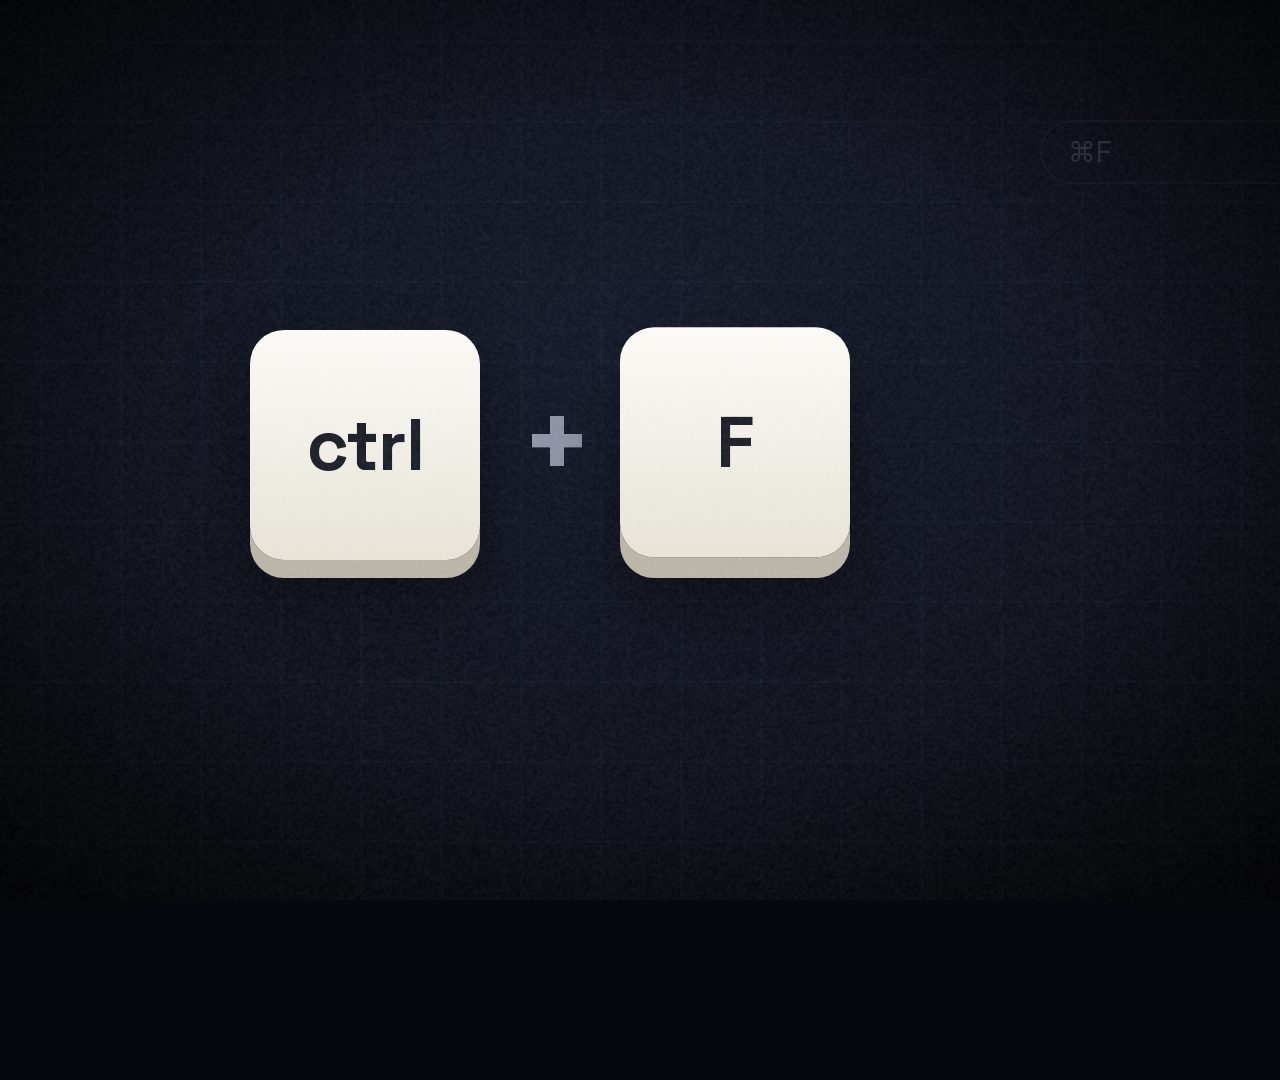
<file: media/ad/ad.html>
<!doctype html>
<html lang="en">
<head>
<meta charset="utf-8">
<title>ctrl-arm</title>
<link href="fonts/gf.css" rel="stylesheet">
<script src="gsap.min.js"></script>
<style>
:root{--bg:#07080d;--ink:#f3f5fb;--mut:#8d93a6;--mag:#ff2bd6;--cyan:#2ee6ff;--lime:#9dff57;--red:#ff3b4e;--amber:#ffb020;--key:#f2efe6;--keyink:#1b1d26}
*{box-sizing:border-box;margin:0;padding:0}
html,body{width:1920px;height:1080px;overflow:hidden;background:var(--bg)}
body{font-family:Inter,system-ui,sans-serif;color:var(--ink)}
#stage{position:absolute;inset:0;overflow:hidden;background:radial-gradient(1300px 900px at 50% 42%,#13182a 0%,#07080d 72%)}
#grid{position:absolute;inset:-200px;background-image:linear-gradient(rgba(46,230,255,.06) 1px,transparent 1px),linear-gradient(90deg,rgba(46,230,255,.06) 1px,transparent 1px);background-size:80px 80px}
.scene{position:absolute;inset:0;opacity:0}
.disp{font-family:'Space Grotesk',sans-serif;font-weight:700;letter-spacing:-.02em}
.mono{font-family:'JetBrains Mono',monospace}
canvas{position:absolute;inset:0}
#grain{opacity:.06;mix-blend-mode:screen;pointer-events:none}
#vign{position:absolute;inset:0;background:radial-gradient(ellipse at center,transparent 55%,rgba(0,0,0,.6) 100%);pointer-events:none}
#flash{position:absolute;inset:0;background:#fff;opacity:0;pointer-events:none}
.sub{position:absolute;left:0;right:0;bottom:54px;text-align:center;font-size:30px;color:#c9cede;opacity:0}
.sub i{font-style:normal;color:var(--mut);font-size:26px}
.head{position:absolute;left:0;right:0;text-align:center;font-size:80px}
/* keycaps */
.key{position:absolute;width:230px;height:230px;border-radius:34px;background:linear-gradient(180deg,#fbfaf6,#e6e2d6);box-shadow:0 18px 0 #b9b4a6,0 34px 60px rgba(0,0,0,.55);color:var(--keyink);display:flex;align-items:center;justify-content:center;font:700 72px 'Space Grotesk';letter-spacing:-.02em}
.key.small{font-size:60px}
.key.arm{background:linear-gradient(180deg,#ff6ae2,#d80fb2);color:#fff;box-shadow:0 18px 0 #8a0a72,0 34px 60px rgba(255,43,214,.35)}
.plus{position:absolute;font:700 120px 'Space Grotesk';color:var(--mut)}
#doc{position:absolute;left:1040px;top:200px;width:640px;height:520px;background:#f4f4f1;border-radius:14px;box-shadow:0 40px 120px rgba(0,0,0,.6);overflow:hidden;opacity:0}
#doc .ln{position:absolute;left:50px;height:12px;border-radius:6px;background:#d4d5da}
#hl{position:absolute;left:50px;top:258px;width:190px;height:20px;border-radius:4px;background:#ffd400;opacity:0}
#findbar{position:absolute;left:1040px;top:120px;width:640px;height:64px;border-radius:32px;background:#11141d;border:2px solid #2a3042;display:flex;align-items:center;padding:0 26px;gap:14px;font-size:28px;opacity:0}
#findq{font-family:'JetBrains Mono',monospace;color:#fff;min-width:6px}
#caret{width:3px;height:34px;background:var(--cyan)}
#findres{margin-left:auto;font-family:'JetBrains Mono',monospace;font-size:22px;color:var(--mut)}
#hookbg{position:absolute;inset:0;background:url(assets/table_mouse_ruler.jpg) center/cover;filter:brightness(.45);opacity:0}
/* logo */
#logo{position:absolute;left:0;right:0;top:330px;display:flex;justify-content:center;align-items:center;gap:40px}
#logo .key{position:relative}
#tag{position:absolute;left:0;right:0;top:700px;text-align:center;font-size:54px;font-weight:600}
#tagit{position:absolute;left:0;right:0;top:775px;text-align:center;font-size:32px;color:var(--mut)}
#chips{position:absolute;left:0;right:0;top:860px;display:flex;justify-content:center;gap:20px}
.chip{padding:10px 24px;border-radius:999px;border:2px solid rgba(255,255,255,.16);font-size:26px;font-family:'JetBrains Mono',monospace;background:rgba(255,255,255,.04)}
.ring{position:absolute;left:960px;top:440px;width:200px;height:200px;margin:-100px 0 0 -100px;border-radius:50%;border:6px solid var(--mag);opacity:0}
/* scan */
#scancam{position:absolute;left:100px;top:170px;width:1150px;height:645px;border-radius:18px;overflow:hidden;border:2px solid #232a3c;box-shadow:0 30px 120px rgba(0,0,0,.7);background:#000}
.pv{position:absolute;inset:0;background-size:cover;background-position:center;opacity:0}
.hud{position:absolute;font-family:'JetBrains Mono',monospace;font-size:22px;padding:6px 14px;background:rgba(6,7,11,.72);border-radius:8px}
#rec{width:14px;height:14px;border-radius:50%;background:var(--red);display:inline-block;margin-right:10px}
.lab{position:absolute;font:700 18px 'JetBrains Mono';color:#000;background:#3cc83c;padding:3px 7px;border-radius:3px;white-space:nowrap;opacity:0}
#map{position:absolute;left:1300px;top:170px;width:520px;height:645px;border-radius:18px;border:2px solid #232a3c;background:#0b0e18;overflow:hidden}
#map h4{position:absolute;left:20px;top:16px;font:700 22px 'JetBrains Mono';color:var(--cyan)}
#count{position:absolute;left:20px;bottom:16px;font:700 64px 'Space Grotesk';color:#fff;line-height:1}
#count i{display:block;font:500 22px 'JetBrains Mono';color:var(--mut);margin-top:6px}
#scanhead{position:absolute;left:100px;top:62px;font-size:64px}
#scanhead b{color:var(--cyan)}
/* find */
#cam{position:absolute;left:260px;top:120px;width:1400px;height:788px;border-radius:18px;overflow:hidden;box-shadow:0 30px 120px rgba(0,0,0,.7);border:2px solid #232a3c}
#camimg{position:absolute;inset:0;background:url(assets/table_mouse_ruler.jpg) center/cover}
#camclose{position:absolute;inset:0;background:url(assets/red_mouse_close.jpg) center/cover;opacity:0}
#beam{position:absolute;top:0;bottom:0;width:180px;left:-200px;background:linear-gradient(90deg,transparent,rgba(46,230,255,.35),rgba(46,230,255,.9),transparent)}
.bx{position:absolute;border:4px solid var(--mag);border-radius:6px;opacity:0}
.bx b{position:absolute;left:-4px;top:-38px;background:var(--mag);color:#fff;font:700 24px 'JetBrains Mono';padding:2px 10px;border-radius:4px}
.bubble{position:absolute;max-width:760px;background:#fff;color:#111;border-radius:26px 26px 26px 6px;padding:22px 30px;font-size:38px;font-weight:600;opacity:0;box-shadow:0 20px 60px rgba(0,0,0,.5)}
.bubble.bot{background:#0d1020;color:#fff;border:2px solid var(--cyan);border-radius:26px 26px 6px 26px}
.bubble i{display:block;font-style:normal;font-size:24px;color:#6b7080;margin-top:6px;font-weight:500}
.bubble.bot i{color:#8fb9c2}
.wave{display:flex;gap:5px;height:36px;align-items:center;margin-top:10px}
.wave i{display:block;width:7px;border-radius:4px;background:var(--mag);margin:0}
.bubble.bot .wave i{background:var(--cyan)}
#grok{position:absolute;right:90px;top:70px;padding:16px 26px;border-radius:18px;background:#0d1020;border:2px solid var(--cyan);font:700 28px 'JetBrains Mono';color:var(--cyan);opacity:0}
#reticle{position:absolute;width:260px;height:260px;opacity:0}
#reticle i{position:absolute;width:56px;height:56px;border:6px solid var(--lime)}
#yes{position:absolute;left:960px;top:560px;transform:translate(-50%,-50%);font:700 150px 'Space Grotesk';color:var(--lime);opacity:0;text-shadow:0 0 60px rgba(157,255,87,.6)}
/* arm scene */
#armsvg{position:absolute;left:120px;top:110px;width:900px;height:860px}
#gate{position:absolute;left:1060px;top:230px;width:740px}
#gate h2{font-size:56px;margin-bottom:22px}
.ck{display:flex;align-items:center;gap:18px;font-size:32px;padding:13px 0;border-bottom:1px solid rgba(255,255,255,.08);opacity:0}
.ck i{width:42px;height:42px;border-radius:10px;background:rgba(157,255,87,.15);color:var(--lime);display:flex;align-items:center;justify-content:center;font-style:normal;font-weight:800}
#stage4lbl{position:absolute;left:150px;top:80px;font:700 28px 'JetBrains Mono';color:var(--cyan)}
#stopw{position:absolute;left:300px;top:420px;font-size:160px;color:var(--red);opacity:0;text-shadow:0 0 60px rgba(255,59,78,.8)}
/* changes */
.pane{position:absolute;top:210px;width:860px;height:645px;border-radius:16px;overflow:hidden;border:2px solid #232a3c}
.pane .img{position:absolute;inset:0;background-size:cover;background-position:center}
.ptag{position:absolute;left:16px;top:14px;font:700 24px 'JetBrains Mono';padding:6px 14px;border-radius:8px;background:rgba(6,7,11,.75)}
#wipe{position:absolute;top:0;bottom:0;width:6px;background:var(--cyan);box-shadow:0 0 40px var(--cyan);left:0}
#addbox{position:absolute;border:6px solid var(--red);border-radius:10px;opacity:0;box-shadow:0 0 40px rgba(255,59,78,.7)}
#addlbl{position:absolute;background:var(--red);color:#fff;font:800 24px Inter;padding:7px 14px;border-radius:8px;opacity:0;white-space:nowrap}
#stamp{position:absolute;left:960px;top:540px;font-size:150px;color:var(--red);border:12px solid var(--red);border-radius:24px;padding:0 40px;opacity:0;background:rgba(6,7,11,.55);white-space:nowrap}
.badge{position:absolute;font-size:30px;padding:13px 22px;border-radius:14px;background:rgba(255,255,255,.06);border:2px solid rgba(255,255,255,.14);opacity:0}
.title{position:absolute;left:0;right:0;top:64px;text-align:center;font-size:70px}
/* 3d */
.dim{position:absolute;font:700 40px 'JetBrains Mono';color:var(--cyan);opacity:0}
#nextbadge{position:absolute;left:1330px;top:640px;padding:8px 18px;border-radius:999px;border:2px solid var(--amber);color:var(--amber);font:700 22px 'JetBrains Mono';opacity:0}
/* ceiling */
#phone{position:absolute;right:120px;bottom:120px;width:420px;height:230px;border-radius:28px;background:#f6f6f3;color:#111;box-shadow:0 30px 90px rgba(0,0,0,.6);padding:24px 26px;opacity:0;transform:translateY(60px)}
#phone .app{font:700 22px 'JetBrains Mono';color:#b4009e}
#phone .t{font:700 34px 'Space Grotesk';margin-top:6px;padding-right:130px}
#phone .d{font-size:24px;color:#555;margin-top:4px;padding-right:130px}
#phone .thumb{position:absolute;right:22px;top:24px;width:110px;height:110px;border-radius:18px;background:#0d1020;overflow:hidden}
#ceilhead{position:absolute;left:100px;top:70px;width:900px;font-size:72px;opacity:0}
#ceilhead b{color:var(--mag)}
#ceilsub{position:absolute;left:100px;top:300px;width:760px;font-size:36px;color:#c9cede;opacity:0;line-height:1.3}
#scaleline{position:absolute;left:0;right:0;top:470px;text-align:center;font-size:88px;opacity:0}
/* market */
.stat{position:absolute;top:300px;width:540px;text-align:center;opacity:0}
.stat .big{font:700 104px 'Space Grotesk';background:linear-gradient(90deg,var(--mag),var(--cyan));-webkit-background-clip:text;background-clip:text;color:transparent}
.stat .lbl{font-size:30px;color:#c9cede;margin-top:10px}
#src{position:absolute;left:0;right:0;bottom:36px;text-align:center;font-size:20px;color:var(--mut)}
#brain{position:absolute;left:0;right:0;top:860px;text-align:center;font-size:40px;opacity:0}
/* close */
.pill{position:absolute;font:700 44px 'Space Grotesk';padding:16px 38px;border-radius:999px;border:3px solid var(--mag);opacity:0;white-space:nowrap}
#live{position:absolute;left:0;right:0;top:860px;text-align:center;font:700 54px 'JetBrains Mono';opacity:0}
#livedot{display:inline-block;width:30px;height:30px;border-radius:50%;background:var(--red);margin-right:18px;vertical-align:middle}
#foot{position:absolute;left:0;right:0;top:770px;text-align:center;font-size:32px;color:#c9cede;opacity:0}
</style>
</head>
<body>
<div id="stage">
  <div id="grid"></div>
  <canvas id="fx" width="1920" height="1080"></canvas>

  <!-- S1 HOOK: keycaps -->
  <div class="scene" id="s1">
    <div id="hookbg"></div>
    <div class="key" id="kctrl" style="left:250px;top:330px">ctrl</div>
    <div class="plus" id="kplus" style="left:520px;top:365px">+</div>
    <div class="key" id="kf" style="left:620px;top:330px">F</div>
    <div class="key arm" id="karm" style="left:620px;top:330px;opacity:0">arm</div>
    <div id="findbar"><span style="color:var(--mut)">⌘F</span><span id="findq"></span><span id="caret"></span><span id="findres"></span></div>
    <div id="doc"></div>
    <div class="head disp" id="h1a" style="top:880px;opacity:0">Every document has a <span style="color:var(--cyan)">find</span> key.</div>
    <div class="head disp" id="h1b" style="top:880px;opacity:0">Your desk <span style="color:var(--mag)">doesn't.</span></div>
  </div>

  <!-- S2 LOGO -->
  <div class="scene" id="s2">
    <div class="ring" id="r1"></div><div class="ring" id="r2"></div><div class="ring" id="r3"></div>
    <div id="logo"><div class="key" id="lk1" style="width:300px;height:300px;font-size:96px">ctrl</div><div class="plus" style="position:relative">+</div><div class="key arm" id="lk2" style="width:300px;height:300px;font-size:96px">arm</div></div>
    <div id="tag" class="disp">Find anything. <span style="color:var(--mag)">For real.</span></div>
    <div id="tagit"><i>Trova qualsiasi cosa, davvero. Parla italiano.</i></div>
    <div id="chips"><div class="chip">Grok vision + voice</div><div class="chip">xArm 5 · Pi camera</div><div class="chip">no training</div><div class="chip">IT · EN</div></div>
  </div>

  <!-- S3 TABLE SCAN 360 -->
  <div class="scene" id="s3">
    <div id="scanhead" class="disp">It turns once. <b>It knows the table.</b></div>
    <div id="scancam">
      <div class="pv" id="pv0" style="background-image:url(assets/pi_2.jpg)"></div>
      <div class="pv" id="pv1" style="background-image:url(assets/pi_0.jpg)"></div>
      <div class="pv" id="pv2" style="background-image:url(assets/pi_1.jpg)"></div>
      <div class="pv" id="pv3" style="background-image:url(assets/pi_3.jpg)"></div>
      <div id="labels"></div>
      <div class="hud" style="left:18px;top:18px"><span id="rec"></span>ARM CAM · 360° SCAN</div>
      <div class="hud" id="pvhud" style="right:18px;top:18px">FOTO 1/12 · J1 −30°</div>
      <div class="hud" id="scanvoice" style="left:18px;bottom:18px;color:var(--cyan);opacity:0">🔊 “Scansione del tavolo in corso.”</div>
    </div>
    <div id="map"><h4>MAPPA · robot mm</h4><canvas id="mapc" width="520" height="645" style="position:absolute;inset:0"></canvas>
      <div id="count">0<i>oggetti · 12 foto · 1 min</i></div></div>
    <div class="sub" id="sub3">Real run, this morning: 12 photos, 84 objects named and placed in millimetres — in one minute.</div>
  </div>

  <!-- S4 FIND + VOICE -->
  <div class="scene" id="s4">
    <div id="cam">
      <div id="camimg"></div><div id="camclose"></div>
      <div id="beam"></div>
      <div id="boxes"></div>
      <div id="reticle"><i style="left:0;top:0;border-right:0;border-bottom:0"></i><i style="right:0;top:0;border-left:0;border-bottom:0"></i><i style="left:0;bottom:0;border-right:0;border-top:0"></i><i style="right:0;bottom:0;border-left:0;border-top:0"></i></div>
      <div class="hud" style="left:18px;bottom:18px"><span id="rec2" style="width:14px;height:14px;border-radius:50%;background:var(--red);display:inline-block;margin-right:10px"></span>ARM CAM · LIVE</div>
      <div class="hud" id="viewhud" style="right:18px;bottom:18px">LOOK POSE · Z 404 mm</div>
    </div>
    <div class="bubble" id="b1" style="left:120px;top:60px">“Trovami il mouse rosso.”<div class="wave" id="w1"></div><i>Find me the red mouse.</i></div>
    <div id="grok">GROK ▸ reading the scene…</div>
    <div class="bubble bot" id="b2" style="right:120px;top:600px">“Numero 7, mouse rosso. Mi metto sopra, alla stessa altezza. Confermi?”<div class="wave" id="w2"></div><i>#7, red mouse. I’ll go over it at the same height. Confirm?</i></div>
    <div id="yes" class="disp">Sì.</div>
    <div class="sub" id="sub4">Ask in Italian or English. It answers, plans the move, and asks before it moves.</div>
  </div>

  <!-- S5 ARM + SAFETY -->
  <div class="scene" id="s5">
    <div id="stage4lbl">LEAN OVER · same height · 92 mm/s</div>
    <svg id="armsvg" viewBox="0 0 900 860">
      <defs><linearGradient id="lk" x1="0" x2="1"><stop offset="0" stop-color="#f6f7fb"/><stop offset="1" stop-color="#c9ceda"/></linearGradient>
        <radialGradient id="glow"><stop offset="0" stop-color="#9dff57" stop-opacity=".9"/><stop offset="1" stop-color="#9dff57" stop-opacity="0"/></radialGradient></defs>
      <rect x="0" y="800" width="900" height="8" fill="#2a3042"/>
      <rect x="560" y="760" width="90" height="40" rx="10" fill="#ff2bd6"/>
      <text x="605" y="840" fill="#8d93a6" font-family="JetBrains Mono" font-size="22" text-anchor="middle">#7</text>
      <g id="j0" transform="translate(220,800)">
        <rect x="-70" y="-30" width="140" height="30" rx="8" fill="#9aa1b3"/>
        <rect x="-45" y="-200" width="90" height="175" rx="22" fill="url(#lk)"/>
        <g id="j1" transform="translate(0,-200)">
          <circle r="52" fill="#b9bfcc"/><circle r="30" fill="#e7e9f0"/>
          <rect x="-34" y="-330" width="68" height="330" rx="30" fill="url(#lk)"/>
          <g id="j2" transform="translate(0,-330)">
            <circle r="44" fill="#b9bfcc"/><circle r="24" fill="#e7e9f0"/>
            <rect x="-28" y="0" width="56" height="290" rx="26" fill="url(#lk)" transform="rotate(-90)"/>
            <g id="j3" transform="translate(290,0)">
              <circle r="38" fill="#b9bfcc"/>
              <rect x="-24" y="0" width="48" height="120" rx="20" fill="url(#lk)"/>
              <g transform="translate(0,150)">
                <circle r="44" fill="#14161d"/>
                <circle id="ledring" r="30" fill="none" stroke="#9dff57" stroke-width="8" stroke-dasharray="6 6"/>
                <circle r="70" fill="url(#glow)" id="ledglow" opacity="0"/>
                <line id="ray" x1="0" y1="44" x2="0" y2="44" stroke="#2ee6ff" stroke-width="4" stroke-dasharray="10 10"/>
              </g>
            </g>
          </g>
        </g>
      </g>
    </svg>
    <div class="bubble" id="b3" style="left:420px;top:150px">“Stop!”<i>any word, any language, no model in between</i></div>
    <div id="stopw" class="disp">STOP</div>
    <div id="gate">
      <h2 class="disp">Every move passes <span style="color:var(--cyan)">one gate</span>.</h2>
      <div class="ck"><i>✓</i>Workspace box · IK · joint limits</div>
      <div class="ck"><i>✓</i>Speed capped at the tool, not the joint</div>
      <div class="ck"><i>✓</i>Camera &amp; cable clearance</div>
      <div class="ck"><i>✓</i>Operator confirms each move</div>
      <div class="ck"><i style="background:rgba(255,59,78,.18);color:var(--red)">■</i>STOP latches · never waits for AI</div>
    </div>
  </div>

  <!-- S6 WHAT CHANGED -->
  <div class="scene" id="s6">
    <div class="title disp">What changed? <span style="color:var(--mag)">Line clearance</span> in seconds.</div>
    <div class="pane" id="pref" style="left:80px"><div class="img" style="background-image:url(assets/pi_0.jpg)"></div><div class="ptag">REFERENCE · approved</div></div>
    <div class="pane" id="pnow" style="left:980px"><div class="img" style="background-image:url(assets/pi_1.jpg)"></div><div class="ptag">NOW</div><div id="wipe"></div>
      <div id="addbox"></div><div id="addlbl">ADDED · black cap · foreign object</div></div>
    <div id="stamp" class="disp">NOT CLEAR</div>
    <div class="bubble bot" id="b4" style="left:560px;top:860px;font-size:32px;padding:16px 26px">🔊 “Linea non libera. Un oggetto aggiunto: un cappellino nero.”</div>
    <div class="badge" id="bg1" style="left:80px;top:905px">✓ shadows, glare, hands rejected</div>
    <div class="badge" id="bg2" style="left:720px;top:905px">✍ operator signs · PDF record</div>
    <div class="badge" id="bg3" style="left:1240px;top:905px">⛓ tamper-proof audit trail</div>
  </div>

  <!-- S7 3D + second arm -->
  <div class="scene" id="s7">
    <canvas id="c3d" width="1920" height="1080"></canvas>
    <div class="title disp" id="t7">It sees in <span style="color:var(--cyan)">3D</span>.</div>
    <div class="bubble bot" id="b5" style="left:120px;top:780px;font-size:32px;padding:16px 26px">🔊 “Giralo, per favore.”<i>Turn it, please — the camera arm asks for the views it is missing.</i></div>
    <div class="dim" id="d1" style="left:1330px;top:300px">104 × 67 × 39 mm</div>
    <div class="dim" id="d2" style="left:1330px;top:360px;font-size:26px;color:#c9cede">12 views · 220° orbit · 350 mm<br>COLMAP · Open3D mesh</div>
    <div id="nextbadge">NEXT · a second arm turns it for you</div>
    <div class="sub" id="sub7" style="bottom:34px">Twelve photos around the object, a real orbit from this morning’s log, and a mesh you can measure.</div>
  </div>

  <!-- S8 CEILING: scale -->
  <div class="scene" id="s8">
    <canvas id="cceil" width="1920" height="1080"></canvas>
    <div id="ceilhead" class="disp">Hang it from the <b>ceiling</b>.</div>
    <div id="ceilsub">Put anything on the desk. Keep working.<br>The model lands on your phone.</div>
    <div id="phone"><div class="app">ctrl-arm</div><div class="t">Modello 3D pronto</div><div class="d">tazza_01.glb · 2 min 10 s · 0.3 mm</div>
      <div class="thumb"><svg viewBox="0 0 110 110" width="110" height="110"><ellipse cx="55" cy="36" rx="30" ry="11" fill="none" stroke="#2ee6ff" stroke-width="2"/><ellipse cx="55" cy="78" rx="30" ry="11" fill="none" stroke="#2ee6ff" stroke-width="2"/><line x1="25" y1="36" x2="25" y2="78" stroke="#2ee6ff" stroke-width="2"/><line x1="85" y1="36" x2="85" y2="78" stroke="#2ee6ff" stroke-width="2"/><path d="M85 48 q22 10 0 22" fill="none" stroke="#2ee6ff" stroke-width="2"/></svg></div></div>
    <div id="scaleline" class="disp">Any arm. Any camera. <span style="color:var(--cyan)">One brain.</span></div>
  </div>

  <!-- S9 MARKET -->
  <div class="scene" id="s9">
    <div class="title disp">A real market. <span style="color:var(--cyan)">A ready channel.</span></div>
    <div class="stat" id="m1" style="left:90px"><div class="big"><span id="n1">$0B</span></div><div class="lbl">machine vision market 2025<br>→ <b>$23.6B</b> by 2030</div></div>
    <div class="stat" id="m2" style="left:690px"><div class="big"><span id="n2">$0B</span></div><div class="lbl">pharma inspection machines<br>growing 7.5–10% a year</div></div>
    <div class="stat" id="m3" style="left:1290px"><div class="big"><span id="n3">0</span></div><div class="lbl">SEA Vision inspection systems<br>already installed worldwide</div></div>
    <div id="brain" class="disp">Software per line, on the cameras and cobots a plant <span style="color:var(--mag)">already owns</span>.</div>
    <div id="src">Sources: MarketsandMarkets (2025) · Research and Markets (2025) · SEA Vision / Marchesini (2025)</div>
  </div>

  <!-- S10 CLOSE -->
  <div class="scene" id="s10">
    <div class="pill" id="p1" style="left:170px;top:190px">No training</div>
    <div class="pill" id="p2" style="left:600px;top:190px;border-color:var(--cyan)">Parla italiano</div>
    <div class="pill" id="p3" style="left:1120px;top:190px;border-color:var(--lime)">Safe by design</div>
    <div class="pill" id="p4" style="left:400px;top:320px;border-color:var(--amber)">Every decision audited</div>
    <div class="pill" id="p5" style="left:1010px;top:320px">Scans while you work</div>
    <div id="logo2" style="position:absolute;left:0;right:0;top:470px;display:flex;justify-content:center;align-items:center;gap:36px"><div class="key" style="position:relative;width:240px;height:240px;font-size:80px">ctrl</div><div class="plus" style="position:relative;font-size:100px">+</div><div class="key arm" style="position:relative;width:240px;height:240px;font-size:80px">arm</div></div>
    <div id="foot">Grok Hackathon · Pavia · Track A · CTRL+F: SEA</div>
    <div id="live"><span id="livedot"></span>Now — live.</div>
  </div>

  <canvas id="grain" width="960" height="540" style="width:1920px;height:1080px"></canvas>
  <div id="vign"></div>
  <div id="flash"></div>
</div>

<script>
function rng(seed){let s=seed>>>0||1;return()=>{s^=s<<13;s^=s>>>17;s^=s<<5;return((s>>>0)%100000)/100000}}
const $=id=>document.getElementById(id);
const fx=$('fx').getContext('2d'),g3=$('c3d').getContext('2d'),gc=$('cceil').getContext('2d'),gm=$('mapc').getContext('2d'),gr=$('grain').getContext('2d');

// doc lines
(()=>{const d=$('doc'),r=rng(7);for(let i=0;i<17;i++){const l=document.createElement('div');l.className='ln';l.style.top=(50+i*27)+'px';l.style.width=(300+r()*260)+'px';d.appendChild(l)}d.appendChild(Object.assign(document.createElement('div'),{id:'hl'}))})();
// waveforms
['w1','w2'].forEach(id=>{const w=$(id);for(let i=0;i<34;i++)w.appendChild(document.createElement('i'))});
// find boxes on the top-down frame (1600x900 -> 1400x788)
const SX=1400/1600,SY=788/900;
const BOX=[[305,108,460,288,'mouse rosso'],[540,232,778,468,'marker'],[1058,200,1182,575,'pinze'],[488,560,652,812,'penna'],[805,695,935,830,'tazzina'],[700,800,860,900,'telefono'],[1015,555,1138,748,'biglietto'],[1300,272,1442,398,'caricatore'],[1380,345,1600,745,'scatola']];
(()=>{const b=$('boxes');BOX.forEach((q,i)=>{const e=document.createElement('div');e.className='bx';e.id='bx'+i;e.style.left=q[0]*SX+'px';e.style.top=q[1]*SY+'px';e.style.width=(q[2]-q[0])*SX+'px';e.style.height=(q[3]-q[1])*SY+'px';e.innerHTML='<b>'+(i===0?7:i+1)+'</b>';b.appendChild(e)})})();
const R=$('reticle');R.style.left=((305+460)/2*SX-130)+'px';R.style.top=((108+288)/2*SY-130)+'px';
// real-style green labels on the scan photos (1200x901 -> 1150x645 cover)
const SCL=(()=>{const s=Math.max(1150/1200,645/901),ox=(1150-1200*s)/2,oy=(645-901*s)/2;return(x,y)=>[ox+x*s,oy+y*s]})();
const LABELS={pv0:[[612,40,'#1 bottiglia 612 -40'],[1055,330,'#3 alimentatore 599 -106'],[730,275,'#2 spina 540 -70']],
  pv1:[[612,55,'#1 bottiglia 612 -40'],[300,120,'#2 cappellino 470 60'],[1000,280,'#3 spina 520 -85'],[250,520,'#4 evidenziatore 410 95'],[810,520,'#5 auricolari 455 -30']],
  pv2:[[612,55,'#1 bottiglia 612 -40'],[290,230,'#4 cappellino 470 60'],[740,375,'#2 spina 540 -70'],[900,300,'#3 alimentatore 599 -106'],[220,520,'#6 evidenziatore 410 95'],[810,520,'#5 auricolari 455 -30']],
  pv3:[[612,55,'#1 bottiglia 612 -40'],[300,120,'#2 cappellino 470 60'],[245,690,'#3 evidenziatore 410 95'],[760,720,'#4 auricolari 455 -30']]};
(()=>{for(const k in LABELS)LABELS[k].forEach((q,i)=>{const e=document.createElement('div');e.className='lab';e.id=k+'l'+i;const p=SCL(q[0],q[1]);e.style.left=p[0]+'px';e.style.top=(p[1]-30)+'px';e.textContent=q[2];$(k).appendChild(e)})})();
// added cap box on the "now" pane
(()=>{const s=Math.max(860/1200,645/901),ox=(860-1200*s)/2,oy=(645-901*s)/2;const b=[378,398,722,792];const a=$('addbox');a.style.left=(ox+b[0]*s)+'px';a.style.top=(oy+b[1]*s)+'px';a.style.width=((b[2]-b[0])*s)+'px';a.style.height=((b[3]-b[1])*s)+'px';const l=$('addlbl');l.style.left=(ox+b[0]*s)+'px';l.style.top=(oy+b[1]*s-58)+'px'})();

// ------------------------------------------------------------------ timeline
const T={hook:0,logo:7.5,scan:13,find:27,arm:43,chg:51,d3:62,ceil:75,mkt:96,close:103,end:112};
const tl=gsap.timeline({paused:true});
function show(id,t0,t1,fade=.35){tl.set('#'+id,{opacity:0},0);tl.to('#'+id,{opacity:1,duration:fade},t0);if(t1)tl.to('#'+id,{opacity:0,duration:fade},t1-fade)}
function whoosh(t){tl.fromTo('#stage',{filter:'blur(0px)'},{filter:'blur(10px)',duration:.12,yoyo:true,repeat:1,ease:'power2.in',immediateRender:false},t-.12)}
function flash(t,a=.9){tl.fromTo('#flash',{opacity:a},{opacity:0,duration:.45,ease:'power2.out',immediateRender:false},t)}
function shake(t,px=12,n=5){tl.fromTo('#stage',{x:-px},{x:px,duration:.05,repeat:n,yoyo:true,immediateRender:false},t);tl.set('#stage',{x:0},t+.05*(n+1))}
function press(id,t){tl.to('#'+id,{y:14,boxShadow:'0 4px 0 #b9b4a6,0 10px 30px rgba(0,0,0,.5)',duration:.08},t);tl.to('#'+id,{y:0,boxShadow:'0 18px 0 #b9b4a6,0 34px 60px rgba(0,0,0,.55)',duration:.18,ease:'back.out(3)'},t+.12)}
tl.to('#grid',{x:80,y:80,duration:T.end,ease:'none'},0);

// S1 hook ---------------------------------------------------------
show('s1',0,T.logo,.2);
tl.from('#kctrl',{y:-400,opacity:0,duration:.6,ease:'bounce.out'},.2);
tl.from('#kplus',{opacity:0,scale:.5,duration:.3},.6);
tl.from('#kf',{y:-400,opacity:0,duration:.6,ease:'bounce.out'},.5);
press('kctrl',1.3);press('kf',1.5);
tl.to('#findbar',{opacity:1,duration:.25},1.7);tl.to('#doc',{opacity:1,y:-10,duration:.4},1.75);
const Q='lot B777';for(let i=0;i<=Q.length;i++)tl.set('#findq',{textContent:Q.slice(0,i)},2.0+i*.09);
tl.set('#findres',{textContent:'1 of 1'},2.95);tl.to('#hl',{opacity:1,duration:.15},2.95);tl.fromTo('#hl',{scaleX:0,transformOrigin:'left'},{scaleX:1,duration:.3,immediateRender:false},2.95);
tl.to('#h1a',{opacity:1,y:-10,duration:.5,ease:'power3.out'},3.1);
// the desk: the real photo, the find fails
tl.to('#h1a',{opacity:0,duration:.25},4.6);
tl.to('#doc',{opacity:0,y:40,duration:.35},4.6);
tl.to('#hookbg',{opacity:1,duration:.5},4.7);
tl.set('#findq',{textContent:''},4.8);const Q2='mouse rosso';for(let i=0;i<=Q2.length;i++)tl.set('#findq',{textContent:Q2.slice(0,i)},4.9+i*.07);
tl.set('#findres',{textContent:'0 results',color:'#ff3b4e'},5.75);
tl.fromTo('#findbar',{x:-12},{x:12,duration:.06,repeat:7,yoyo:true,ease:'none',immediateRender:false},5.75);tl.set('#findbar',{x:0},6.25);
tl.to('#h1b',{opacity:1,y:-10,duration:.45,ease:'power3.out'},5.9);
// the F key becomes the arm key
tl.to('#kf',{rotationY:90,duration:.22,ease:'power2.in'},6.4);
tl.set('#kf',{opacity:0},6.62);tl.fromTo('#karm',{opacity:1,rotationY:-90},{rotationY:0,duration:.22,ease:'power2.out',immediateRender:false},6.62);
press('kctrl',7.0);press('karm',7.1);
flash(T.logo,1);

// S2 logo ---------------------------------------------------------
show('s2',T.logo,T.scan,.05);
tl.from('#lk1',{scale:3,opacity:0,filter:'blur(20px)',duration:.45,ease:'power4.out'},T.logo+.05);
tl.from('#lk2',{scale:3,opacity:0,filter:'blur(20px)',duration:.45,ease:'power4.out'},T.logo+.2);
['#r1','#r2','#r3'].forEach((r,i)=>tl.fromTo(r,{scale:.2,opacity:1},{scale:9+i*2,opacity:0,duration:1.3,ease:'power2.out',immediateRender:false},T.logo+.1+i*.18));
tl.fromTo('#tag',{opacity:0,y:40},{opacity:1,y:0,duration:.6,ease:'power3.out',immediateRender:false},T.logo+1.0);
tl.fromTo('#tagit',{opacity:0},{opacity:1,duration:.5,immediateRender:false},T.logo+1.5);
tl.from('#chips .chip',{opacity:0,y:30,scale:.8,duration:.4,stagger:.12,ease:'back.out(2)'},T.logo+2.0);
tl.fromTo('#s2',{scale:1},{scale:1.06,duration:5.5,ease:'none',immediateRender:false},T.logo);
whoosh(T.scan);

// S3 scan ---------------------------------------------------------
show('s3',T.scan,T.find,.25);
tl.from('#scanhead',{opacity:0,x:-40,duration:.5},T.scan+.1);
tl.from('#scancam',{opacity:0,scale:.9,duration:.5,ease:'power3.out'},T.scan+.1);
tl.from('#map',{opacity:0,x:60,duration:.5,ease:'power3.out'},T.scan+.3);
tl.to('#scanvoice',{opacity:1,duration:.2},T.scan+.6);tl.to('#scanvoice',{opacity:0,duration:.3},T.scan+3.2);
// 4 photos stand in for 12: each pans a little, then cuts
const pv=['pv0','pv1','pv2','pv3'],PH=[[1,-30],[4,-120],[7,-210],[10,-300]];
pv.forEach((id,i)=>{const t0=T.scan+.8+i*2.6;tl.set('#'+id,{opacity:1,scale:1.25,x:120},t0);tl.to('#'+id,{x:-120,scale:1.2,duration:2.5,ease:'none'},t0);if(i<3)tl.set('#'+id,{opacity:0},t0+2.6);
  tl.set('#pvhud',{textContent:`FOTO ${PH[i][0]}/12 · J1 ${PH[i][1]}°`},t0);
  LABELS[id].forEach((q,k)=>tl.fromTo('#'+id+'l'+k,{opacity:0,scale:.6},{opacity:1,scale:1,duration:.2,ease:'back.out(3)',immediateRender:false},t0+.9+k*.22));
  if(i<3)LABELS[id].forEach((q,k)=>tl.set('#'+id+'l'+k,{opacity:0},t0+2.6));
  tl.set('#'+id,{x:120,scale:1.25},t0+2.5);
  tl.to('#'+id,{x:-120,scale:1.2,duration:0,ease:'none'},t0+2.5);
});
tl.fromTo('#sub3',{opacity:0,y:20},{opacity:1,y:0,duration:.5,immediateRender:false},T.scan+9.2);
whoosh(T.find);

// S4 find + voice -------------------------------------------------
show('s4',T.find,T.arm,.25);
tl.fromTo('#cam',{scale:.6,opacity:0,rotateY:-25},{scale:1,opacity:1,rotateY:0,duration:.9,ease:'power3.out',immediateRender:false},T.find);
tl.fromTo('#camimg',{scale:1.18},{scale:1,duration:8,ease:'none',immediateRender:false},T.find);
tl.fromTo('#b1',{opacity:0,y:30,scale:.9},{opacity:1,y:0,scale:1,duration:.5,ease:'back.out(1.8)',immediateRender:false},T.find+.8);
tl.to('#beam',{left:1500,duration:1.2,ease:'power1.inOut'},T.find+2.4);
BOX.forEach((q,i)=>tl.fromTo('#bx'+i,{opacity:0,scale:1.6},{opacity:1,scale:1,duration:.25,ease:'back.out(3)',immediateRender:false},T.find+3.4+i*.12));
tl.fromTo('#grok',{opacity:0,x:60},{opacity:1,x:0,duration:.4,ease:'power3.out',immediateRender:false},T.find+4.6);
tl.to('#grok',{boxShadow:'0 0 50px rgba(46,230,255,.8)',duration:.3,yoyo:true,repeat:5},T.find+4.8);
BOX.forEach((q,i)=>{if(i)tl.to('#bx'+i,{opacity:.22,duration:.3},T.find+6.4)});
tl.to('#bx0',{borderColor:'#9dff57',duration:.2},T.find+6.4);tl.set('#bx0 b',{background:'#9dff57',color:'#06070b'},T.find+6.4);
tl.set('#grok',{textContent:'GROK ▸ #7 · mouse rosso · (599, −106) mm'},T.find+6.4);
tl.fromTo('#reticle',{opacity:0,scale:2.2,rotation:45},{opacity:1,scale:1,rotation:0,duration:.5,ease:'power3.out',immediateRender:false},T.find+6.5);
tl.fromTo('#b2',{opacity:0,y:30,scale:.9},{opacity:1,y:0,scale:1,duration:.45,ease:'back.out(1.8)',immediateRender:false},T.find+7.0);   // voice "find" at T.find+7.1 (2.5 s)
tl.fromTo('#yes',{opacity:0,scale:2.5},{opacity:1,scale:1,duration:.3,ease:'power4.out',immediateRender:false},T.find+10.6);
tl.to('#yes',{opacity:0,duration:.3},T.find+11.6);
tl.to('#b2',{opacity:0,duration:.3},T.find+11.4);tl.to('#b1',{opacity:0,duration:.3},T.find+11.4);
// lean over: dive into the close-up from above
tl.to('#camimg',{scale:3.2,transformOrigin:((305+460)/2/1600*100)+'% '+((108+288)/2/900*100)+'%',duration:1.3,ease:'power3.in'},T.find+11.8);
tl.to(['#boxes','#reticle','#grok'],{opacity:0,duration:.3},T.find+12.0);
tl.to('#camclose',{opacity:1,duration:.4},T.find+12.9);
tl.fromTo('#camclose',{scale:1.25},{scale:1,duration:3,ease:'power2.out',immediateRender:false},T.find+12.9);
tl.set('#viewhud',{textContent:'OVER IT · Z 404 mm · camera 76° down'},T.find+12.9);
tl.fromTo('#sub4',{opacity:0,y:20},{opacity:1,y:0,duration:.5,immediateRender:false},T.find+13.4);
whoosh(T.arm);

// S5 arm + STOP ----------------------------------------------------
show('s5',T.arm,T.chg,.25);
const ARM={a1:-10.5,a2:-15.5,a3:26};
tl.to(ARM,{a1:17,a2:-24,a3:7,duration:1.5,ease:'power2.inOut'},T.arm+.5);
tl.to('#ray',{attr:{y2:260},duration:.5},T.arm+2.0);tl.to('#ledglow',{opacity:1,duration:.3},T.arm+2.0);
tl.fromTo('.ck',{opacity:0,x:60},{opacity:1,x:0,duration:.35,stagger:.4,ease:'power3.out',immediateRender:false},T.arm+.8);
tl.to(ARM,{a1:19,a2:-2.5,a3:-16.5,duration:1.4,ease:'power2.inOut'},T.arm+2.6);
tl.to('#ray',{attr:{y2:140},duration:.5},T.arm+3.6);
// STOP mid-move
tl.to(ARM,{a1:10.5,a2:-6.3,a3:-4.2,duration:.9,ease:'none'},T.arm+4.4);
tl.fromTo('#b3',{opacity:0,y:20,scale:.9},{opacity:1,y:0,scale:1,duration:.25,ease:'back.out(2)',immediateRender:false},T.arm+4.9);
tl.set('#stage4lbl',{textContent:'operator: “Stop!”'},T.arm+5.0);
tl.fromTo('#stopw',{opacity:0,scale:2.5},{opacity:1,scale:1,duration:.25,ease:'power4.out',immediateRender:false},T.arm+5.0);
shake(T.arm+5.0);
tl.to('#ledring',{stroke:'#ff3b4e',duration:.1},T.arm+5.0);
tl.set('#stage4lbl',{textContent:'HOLDING · STOP latched · 🔊 “Fermo.”'},T.arm+5.8);
tl.to('#stopw',{opacity:0,duration:.3},T.arm+7.3);
whoosh(T.chg);

// S6 what changed ----------------------------------------------------
show('s6',T.chg,T.d3,.25);
tl.from('#pref',{x:-200,opacity:0,duration:.6,ease:'power3.out'},T.chg+.2);
tl.from('#pnow',{x:200,opacity:0,duration:.6,ease:'power3.out'},T.chg+.4);
tl.fromTo('#wipe',{left:0},{left:860,duration:1.1,ease:'power1.inOut',immediateRender:false},T.chg+1.4);
tl.fromTo('#addbox',{opacity:0,scale:1.5},{opacity:1,scale:1,duration:.3,ease:'back.out(3)',immediateRender:false},T.chg+2.6);
tl.to('#addbox',{opacity:.35,duration:.25,yoyo:true,repeat:7},T.chg+3.0);
tl.fromTo('#addlbl',{opacity:0,y:-20},{opacity:1,y:0,duration:.3,immediateRender:false},T.chg+2.9);
tl.set('#stamp',{xPercent:-50,yPercent:-50,rotation:-8},0);
tl.fromTo('#stamp',{opacity:0,scale:3.5},{opacity:1,scale:1,duration:.22,ease:'power4.in',immediateRender:false},T.chg+4.0);
tl.fromTo('#stage',{y:-14},{y:14,duration:.05,repeat:3,yoyo:true,immediateRender:false},T.chg+4.22);tl.set('#stage',{y:0},T.chg+4.45);
tl.fromTo('#b4',{opacity:0,y:20},{opacity:1,y:0,duration:.3,immediateRender:false},T.chg+4.6);   // voice "changed" at T.chg+4.7
tl.to('#stamp',{opacity:0,scale:.8,duration:.3},T.chg+7.2);tl.to('#b4',{opacity:0,duration:.3},T.chg+7.2);
['#bg1','#bg2','#bg3'].forEach((b,i)=>tl.fromTo(b,{opacity:0,y:30},{opacity:1,y:0,duration:.35,ease:'back.out(2)',immediateRender:false},T.chg+7.4+i*.45));
whoosh(T.d3);

// S7 3D + second arm ---------------------------------------------------
show('s7',T.d3,T.ceil,.3);
tl.fromTo('#t7',{opacity:0,y:30},{opacity:1,y:0,duration:.5,immediateRender:false},T.d3+.2);
tl.fromTo('#b5',{opacity:0,y:20},{opacity:1,y:0,duration:.3,immediateRender:false},T.d3+4.6);   // voice "turn" at T.d3+4.7
tl.to('#b5',{opacity:0,duration:.3},T.d3+7.6);
tl.fromTo('#nextbadge',{opacity:0,x:40},{opacity:1,x:0,duration:.4,immediateRender:false},T.d3+6.4);
tl.fromTo('#d1',{opacity:0,x:40},{opacity:1,x:0,duration:.4,immediateRender:false},T.d3+9.6);   // voice "mesh" at T.d3+9.6
tl.fromTo('#d2',{opacity:0,x:40},{opacity:1,x:0,duration:.4,immediateRender:false},T.d3+10.0);
tl.fromTo('#sub7',{opacity:0,y:20},{opacity:1,y:0,duration:.5,immediateRender:false},T.d3+10.4);
whoosh(T.ceil);

// S8 ceiling: scale ------------------------------------------------------
show('s8',T.ceil,T.mkt,.3);
tl.fromTo('#ceilhead',{opacity:0,y:30},{opacity:1,y:0,duration:.6,ease:'power3.out',immediateRender:false},T.ceil+.4);
tl.fromTo('#ceilsub',{opacity:0,y:20},{opacity:1,y:0,duration:.5,immediateRender:false},T.ceil+1.6);
tl.fromTo('#phone',{opacity:0,y:60},{opacity:1,y:0,duration:.5,ease:'back.out(1.6)',immediateRender:false},T.ceil+15.3);   // voice "sent" at T.ceil+15.4
tl.to(['#ceilhead','#ceilsub','#phone'],{opacity:0,duration:.4},T.ceil+18.6);
tl.to('#cceil',{opacity:.22,duration:.5},T.ceil+18.6);
tl.fromTo('#scaleline',{opacity:0,scale:.8},{opacity:1,scale:1,duration:.5,ease:'back.out(1.6)',immediateRender:false},T.ceil+19.0);
whoosh(T.mkt);

// S9 market ------------------------------------------------------------
show('s9',T.mkt,T.close,.25);
const counters=[['#n1',15.8,v=>'$'+v.toFixed(1)+'B'],['#n2',1.1,v=>'$'+v.toFixed(1)+'B'],['#n3',7000,v=>Math.round(v).toLocaleString('en')+'+']];
counters.forEach(([id,to,fmt],i)=>{const o={v:0};tl.fromTo('#m'+(i+1),{opacity:0,y:60},{opacity:1,y:0,duration:.5,ease:'power3.out',immediateRender:false},T.mkt+.4+i*.6);
  tl.to(o,{v:to,duration:1.5,ease:'power2.out',onUpdate:()=>{document.querySelector(id).textContent=fmt(o.v)}},T.mkt+.5+i*.6)});
tl.fromTo('#brain',{opacity:0,y:30},{opacity:1,y:0,duration:.5,immediateRender:false},T.mkt+3.6);
whoosh(T.close);

// S10 close ---------------------------------------------------------------
show('s10',T.close,T.end,.4);
['#p1','#p2','#p3','#p4','#p5'].forEach((p,i)=>tl.fromTo(p,{opacity:0,scale:2,filter:'blur(12px)'},{opacity:1,scale:1,filter:'blur(0px)',duration:.32,ease:'power4.out',immediateRender:false},T.close+.3+i*.45));
flash(T.close+3.0,.7);
tl.fromTo('#logo2',{opacity:0,scale:2.4,filter:'blur(30px)'},{opacity:1,scale:1,filter:'blur(0px)',duration:.5,ease:'power4.out',immediateRender:false},T.close+3.0);
tl.fromTo('#foot',{opacity:0},{opacity:1,duration:.5,immediateRender:false},T.close+3.9);
tl.fromTo('#live',{opacity:0,y:30},{opacity:1,y:0,duration:.5,immediateRender:false},T.close+5.4);
tl.to('#stage',{opacity:0,duration:.8},T.end-.8);

// ------------------------------------------------------------------ canvas layers, drawn from t
function particles(t){fx.clearRect(0,0,1920,1080);
  if(t>=T.logo&&t<T.logo+3){const r=rng(42),k=(t-T.logo)/3;for(let i=0;i<240;i++){const a=r()*6.283,sp=200+r()*900,d=sp*Math.pow(k,.55);
    const x=960+Math.cos(a)*d,y=480+Math.sin(a)*d*.7;fx.globalAlpha=Math.max(0,1-k)*(.4+r()*.6);fx.fillStyle=r()<.5?'#ff2bd6':'#2ee6ff';fx.fillRect(x,y,3+r()*5,3+r()*5)}fx.globalAlpha=1}}
// live map: robot at centre, 84 dots appear over the scan
const MAP=(()=>{const r=rng(84),p=[];for(let i=0;i<84;i++){const a=r()*6.283,d=120+r()*170;p.push([a,d])}return p})();
function mapdraw(t){gm.clearRect(0,0,520,645);const k=Math.min(1,Math.max(0,(t-T.scan-.8)/10.4));
  const cx=260,cy=330;gm.strokeStyle='rgba(46,230,255,.18)';gm.lineWidth=1;for(let rr=60;rr<=300;rr+=60){gm.beginPath();gm.arc(cx,cy,rr,0,6.283);gm.stroke()}
  gm.strokeStyle='rgba(46,230,255,.3)';gm.setLineDash([6,8]);gm.beginPath();gm.moveTo(cx-300,cy);gm.lineTo(cx+300,cy);gm.moveTo(cx,cy-300);gm.lineTo(cx,cy+300);gm.stroke();gm.setLineDash([]);
  // sweep
  const ang=-1.571+k*6.283;gm.strokeStyle='rgba(46,230,255,.9)';gm.lineWidth=3;gm.beginPath();gm.moveTo(cx,cy);gm.lineTo(cx+Math.cos(ang)*300,cy+Math.sin(ang)*300);gm.stroke();
  const grd=gm.createConicGradient?null:null;
  const n=Math.floor(84*k);for(let i=0;i<84;i++){const [a,d]=MAP[i];const on=i<n;if(!on)continue;const x=cx+Math.cos(a)*d*0.95,y=cy+Math.sin(a)*d*0.95;gm.fillStyle='#9dff57';gm.beginPath();gm.arc(x,y,5,0,6.283);gm.fill();
    if(i%9===0){gm.fillStyle='#c9cede';gm.font='500 14px JetBrains Mono';gm.fillText('#'+(i+1),x+8,y+5)}}
  gm.fillStyle='#fff';gm.beginPath();gm.arc(cx,cy,10,0,6.283);gm.fill();gm.fillStyle='#8d93a6';gm.font='500 14px JetBrains Mono';gm.fillText('xArm',cx+14,cy-10);
  $('count').childNodes[0].textContent=String(n)}
// 3D orbit scene with a second arm turning the object
const PTS=(()=>{const r=rng(5),p=[];while(p.length<5200){const u=r()*2-1,v=r()*2-1;const x=u*52,y=v*33.5;const e=1-u*u-v*v;if(e<=0)continue;const z=39*Math.sqrt(e)*(0.75+0.25*Math.cos(u*1.4));const top=r()<.8;p.push([x,y,top?z:0,top?0:1])}return p})();
function cloud(t){g3.clearRect(0,0,1920,1080);if(t<T.d3-.3||t>T.ceil+.3)return;
  const k=Math.min(1,Math.max(0,(t-T.d3-.5)/4.0)),turn=t>T.d3+6.4?Math.min(1,(t-T.d3-6.4)/1.6):0,k2=t>T.d3+8.0?Math.min(1,(t-T.d3-8.0)/1.5):0;
  const yaw=-.9+(t-T.d3)*.35,el=.62,D=430,F=1350,cx=880,cy=640;
  const cyw=Math.cos(yaw),syw=Math.sin(yaw),ce=Math.cos(el),se=Math.sin(el);
  const proj=(x,y,z)=>{z-=20;const X=x*cyw-y*syw,Y=x*syw+y*cyw;const yy=Y*ce-z*se,zz=Y*se+z*ce;const s=F/(D+yy);return[cx+X*s,cy-zz*s,yy]};
  g3.lineWidth=1;g3.strokeStyle='rgba(46,230,255,.13)';
  for(let i=-6;i<=6;i++){let a=proj(i*25,-150,0),b=proj(i*25,150,0);g3.beginPath();g3.moveTo(a[0],a[1]);g3.lineTo(b[0],b[1]);g3.stroke();a=proj(-150,i*25,0);b=proj(150,i*25,0);g3.beginPath();g3.moveTo(a[0],a[1]);g3.lineTo(b[0],b[1]);g3.stroke()}
  const views=12,done=Math.floor(k*views+.0001),cams=[];
  for(let i=0;i<views;i++){const a=-1.92+i*(3.84/(views-1));cams.push([i,proj(Math.cos(a)*150,Math.sin(a)*150,95)])}
  g3.strokeStyle='rgba(255,255,255,.18)';g3.setLineDash([8,10]);g3.beginPath();for(let a=-1.92;a<=1.92;a+=.04){const q=proj(Math.cos(a)*150,Math.sin(a)*150,95);a===-1.92?g3.moveTo(q[0],q[1]):g3.lineTo(q[0],q[1])}g3.stroke();g3.setLineDash([]);
  const c=proj(0,0,18);
  for(const [i,p] of cams){const on=i<done;g3.strokeStyle=on?'rgba(157,255,87,.85)':'rgba(255,255,255,.22)';g3.lineWidth=on?2.5:1.2;g3.beginPath();g3.moveTo(p[0],p[1]);g3.lineTo(c[0],c[1]);g3.stroke()}
  // the object, turned by the second arm (rotation about z) after "giralo"
  const rot=turn*Math.PI,cr=Math.cos(rot),sr=Math.sin(rot);
  const n=Math.floor(PTS.length*k),arr=[];for(let i=0;i<n;i++){const P=PTS[i];const x=P[0]*cr-P[1]*sr,y=P[0]*sr+P[1]*cr;const q=proj(x,y,P[2]);arr.push([q[2],q[0],q[1],P])}
  // underside points appear only after the turn (the views that were missing)
  const extra=Math.floor(1400*k2);const r2=rng(77);for(let i=0;i<extra;i++){const u=r2()*2-1,v=r2()*2-1;if(u*u+v*v>1)continue;const x=u*52*cr-v*33.5*sr,y=u*52*sr+v*33.5*cr;const q=proj(x,y,-6);arr.push([q[2],q[0],q[1],[0,0,0,2]])}
  arr.sort((a,b)=>b[0]-a[0]);for(const [d,x,y,P] of arr){const sh=Math.max(.35,Math.min(1,.45+P[2]/60));g3.fillStyle=P[3]===2?'rgba(46,230,255,.9)':P[3]?'rgba(70,24,30,.85)':`rgb(${Math.round(255*sh)},${Math.round(40*sh)},${Math.round(70*sh)})`;g3.fillRect(x,y,3.4,3.4)}
  for(const [i,p] of cams){const on=i<done;g3.fillStyle=on?'#9dff57':'#555c70';g3.beginPath();g3.arc(p[0],p[1],on?12:7,0,6.283);g3.fill();if(on){g3.strokeStyle='rgba(157,255,87,.6)';g3.lineWidth=2;g3.strokeRect(p[0]-18,p[1]-13,36,26)}}
  // second arm: a small gripper from the right that turns the object
  if(t>T.d3+6.0){const g=proj(95*cr,95*sr,30),base=proj(230,-40,0);const w=Math.min(1,(t-T.d3-6.0)/.5);
    const ex=base[0]+(g[0]-base[0])*.55*w,ey=base[1]-170*w,gx=base[0]+(g[0]-base[0])*w,gy=base[1]+(g[1]-base[1])*w;
    g3.lineCap='round';g3.lineJoin='round';g3.strokeStyle='#d9dde8';g3.lineWidth=30;g3.beginPath();g3.moveTo(base[0],base[1]);g3.lineTo(ex,ey);g3.lineTo(gx,gy);g3.stroke();
    g3.strokeStyle='#f6f7fb';g3.lineWidth=18;g3.beginPath();g3.moveTo(base[0],base[1]);g3.lineTo(ex,ey);g3.lineTo(gx,gy);g3.stroke();
    [base,[ex,ey]].forEach(p=>{g3.fillStyle='#ffb020';g3.beginPath();g3.arc(p[0],p[1],14,0,6.283);g3.fill()});
    g3.strokeStyle='#ffb020';g3.lineWidth=6;g3.beginPath();g3.arc(gx,gy,16,Math.PI*.15,Math.PI*1.85);g3.stroke();
    g3.fillStyle='#ffb020';g3.font='700 22px JetBrains Mono';g3.fillText('ARM 2 · turn 180°',base[0]-40,base[1]+40)}
  g3.font='700 26px JetBrains Mono';g3.fillStyle='#9dff57';g3.fillText(`view ${Math.min(done,views)}/12${k2>0?' · underside ✓':''}`,cx-420,cy+300);
  if(k>=1){const a=proj(-52,-46,0),b=proj(52,-46,0);g3.strokeStyle='#2ee6ff';g3.lineWidth=3;g3.beginPath();g3.moveTo(a[0],a[1]);g3.lineTo(b[0],b[1]);g3.stroke()}}
// ceiling scene: inverted arm, an object tossed on the desk, orbit, cloud -> mesh, while someone types
const MUG=(()=>{const r=rng(11),p=[];for(let i=0;i<2600;i++){const a=r()*6.283,h=r()*90;p.push([Math.cos(a)*40,Math.sin(a)*40,h])}for(let i=0;i<500;i++){const a=r()*6.283,b=r()*6.283;p.push([40+22*Math.cos(a)+8*Math.cos(b)*Math.cos(a),8*Math.sin(b),45+22*Math.sin(a)])}return p})();
function ceil(t){gc.clearRect(0,0,1920,1080);if(t<T.ceil-.3||t>T.mkt+.3)return;
  const tt=t-T.ceil,yaw=-.7+tt*.06,el=.5,D=1100,F=1500,cx=1140,cy=640;
  const cyw=Math.cos(yaw),syw=Math.sin(yaw),ce=Math.cos(el),se=Math.sin(el);
  const proj=(x,y,z)=>{const X=x*cyw-y*syw,Y=x*syw+y*cyw;const yy=Y*ce-z*se,zz=Y*se+z*ce;const s=F/(D+yy);return[cx+X*s,cy-zz*s+120,yy]};
  // desk
  const dk=[[-320,-200,0],[320,-200,0],[320,200,0],[-320,200,0]].map(p=>proj(...p));
  gc.fillStyle='#1a2030';gc.beginPath();gc.moveTo(dk[0][0],dk[0][1]);dk.slice(1).forEach(p=>gc.lineTo(p[0],p[1]));gc.closePath();gc.fill();
  gc.strokeStyle='rgba(46,230,255,.35)';gc.lineWidth=2;gc.stroke();
  [[-300,-180],[300,-180],[300,180],[-300,180]].forEach(([x,y])=>{const a=proj(x,y,0),b=proj(x,y,-260);gc.strokeStyle='#2a3245';gc.lineWidth=8;gc.beginPath();gc.moveTo(a[0],a[1]);gc.lineTo(b[0],b[1]);gc.stroke()});
  // laptop + typing person (silhouette) at the left end of the desk
  const lp=proj(-230,60,0),lp2=proj(-150,60,0),lp3=proj(-230,60,70),lp4=proj(-150,60,70);
  gc.fillStyle='#3a4258';gc.beginPath();gc.moveTo(lp[0],lp[1]);gc.lineTo(lp2[0],lp2[1]);gc.lineTo(lp4[0],lp4[1]);gc.lineTo(lp3[0],lp3[1]);gc.closePath();gc.fill();
  gc.fillStyle='#2ee6ff';gc.globalAlpha=.25+.15*Math.sin(tt*9);gc.fillRect(lp3[0]+8,lp3[1]+8,lp4[0]-lp3[0]-16,lp[1]-lp3[1]-16);gc.globalAlpha=1;
  const hd=proj(-190,150,110);gc.fillStyle='#3a4258';gc.beginPath();gc.arc(hd[0],hd[1],26,0,6.283);gc.fill();const sh=proj(-190,150,40);gc.beginPath();gc.ellipse(sh[0],sh[1]+10,46,54,0,0,6.283);gc.fill();
  const typing=((Math.floor(tt*6)%3)+3)%3;gc.fillStyle='#c9cede';gc.font='500 20px JetBrains Mono';gc.fillText('typing'+'.'.repeat(typing+1),hd[0]-40,hd[1]-45);
  // ceiling anchor + object
  const anchor=[60,-40,470];const A=proj(...anchor);
  const s1=proj(-420,-40,470),s2=proj(420,-40,470);gc.strokeStyle='#2a3245';gc.lineWidth=18;gc.beginPath();gc.moveTo(s1[0],s1[1]);gc.lineTo(s2[0],s2[1]);gc.stroke();
  gc.fillStyle='#9aa1b3';gc.fillRect(A[0]-70,A[1]-16,140,22);gc.fillStyle='#8d93a6';gc.font='500 20px JetBrains Mono';gc.fillText('ceiling mount',A[0]+90,A[1]+4);
  // toss: 1.0 -> 2.6 s parabola from the left, bounce, settle at (120, -20)
  let ox=120,oy=-20,oz=0,vis=tt>1.0;
  if(tt<2.6&&tt>=1.0){const u=(tt-1.0)/1.6;ox=-500+620*u;oy=-120+100*u;oz=Math.max(0,260*Math.sin(Math.PI*Math.min(1,u*1.15)))*(u<.87?1:0)+(u>=.87?Math.max(0,40*Math.sin(Math.PI*(u-.87)/.13)):0)}
  // orbit: 3.4 -> 11.4 s, 220 degrees, 12 views; cloud grows; mesh 11.4 -> 13.4
  const ok=Math.min(1,Math.max(0,(tt-3.4)/8.0)),mk=Math.min(1,Math.max(0,(tt-11.4)/2.0));
  const ang=-1.92+ok*3.84,camp=[ox+Math.cos(ang)*170,oy+Math.sin(ang)*170,120];
  // arm from the ceiling: two links, IK in the vertical plane
  const L1=300,L2=280,dx=camp[0]-anchor[0],dy=camp[1]-anchor[1],dz=camp[2]-anchor[2],horiz=Math.hypot(dx,dy),dist=Math.min(L1+L2-5,Math.hypot(horiz,dz));
  const a0=Math.atan2(-dz,horiz),cosA=(L1*L1+dist*dist-L2*L2)/(2*L1*dist),a1=a0-Math.acos(Math.max(-1,Math.min(1,cosA)));
  const ux=dx/(horiz||1),uy=dy/(horiz||1);const elbow=[anchor[0]+ux*Math.cos(a1)*L1,anchor[1]+uy*Math.cos(a1)*L1,anchor[2]-Math.sin(a1)*L1];
  const parked=tt<3.0?Math.min(1,Math.max(0,(3.0-tt)/1))*0+0:0;
  const E=proj(...elbow),C=proj(...camp);
  if(vis){const n=Math.floor(MUG.length*ok),arr=[];for(let i=0;i<n;i++){const P=MUG[i];const q=proj(ox+P[0],oy+P[1],oz+P[2]);arr.push([q[2],q[0],q[1],P[2]])}
    // solid object before the scan: draw the mug as filled ellipses
    if(ok<1){const b=proj(ox,oy,oz),tp=proj(ox,oy,oz+90);gc.fillStyle='#ff6ae2';gc.beginPath();gc.ellipse(b[0],b[1],34,12,0,0,6.283);gc.fill();gc.fillStyle='#e04ac4';gc.fillRect(b[0]-34,tp[1],68,b[1]-tp[1]);gc.fillStyle='#ff8ff0';gc.beginPath();gc.ellipse(tp[0],tp[1],34,12,0,0,6.283);gc.fill()}
    arr.sort((a,b)=>b[0]-a[0]);for(const [d,x,y,h] of arr){gc.fillStyle=`rgba(46,230,255,${.5+h/180})`;gc.fillRect(x,y,2.6,2.6)}
    if(mk>0){gc.strokeStyle=`rgba(157,255,87,${mk})`;gc.lineWidth=2;for(let h=0;h<=90;h+=30){const r=[];for(let a=0;a<=6.3;a+=.2){const q=proj(ox+Math.cos(a)*40,oy+Math.sin(a)*40,oz+h);r.push(q)}gc.beginPath();r.forEach((q,i)=>i?gc.lineTo(q[0],q[1]):gc.moveTo(q[0],q[1]));gc.stroke()}
      for(let a=0;a<6.3;a+=.785){const p1=proj(ox+Math.cos(a)*40,oy+Math.sin(a)*40,oz),p2=proj(ox+Math.cos(a)*40,oy+Math.sin(a)*40,oz+90);gc.beginPath();gc.moveTo(p1[0],p1[1]);gc.lineTo(p2[0],p2[1]);gc.stroke()}}}
  // the arm (drawn after the object so it hangs in front)
  const sweep=tt>=3.0;const camq=sweep?C:proj(anchor[0]+40,anchor[1]-60,anchor[2]-230),elq=sweep?E:proj(anchor[0]+20,anchor[1]-30,anchor[2]-120);
  gc.lineCap='round';gc.lineJoin='round';gc.strokeStyle='#d9dde8';gc.lineWidth=46;gc.beginPath();gc.moveTo(A[0],A[1]);gc.lineTo(elq[0],elq[1]);gc.lineTo(camq[0],camq[1]);gc.stroke();
  gc.strokeStyle='#f6f7fb';gc.lineWidth=30;gc.beginPath();gc.moveTo(A[0],A[1]);gc.lineTo(elq[0],elq[1]);gc.lineTo(camq[0],camq[1]);gc.stroke();
  [A,elq].forEach(p=>{gc.fillStyle='#b9bfcc';gc.beginPath();gc.arc(p[0],p[1],30,0,6.283);gc.fill();gc.fillStyle='#e7e9f0';gc.beginPath();gc.arc(p[0],p[1],16,0,6.283);gc.fill()});
  gc.fillStyle='#14161d';gc.beginPath();gc.arc(camq[0],camq[1],34,0,6.283);gc.fill();gc.strokeStyle=sweep?'#9dff57':'#555c70';gc.lineWidth=6;gc.setLineDash([6,6]);gc.beginPath();gc.arc(camq[0],camq[1],24,0,6.283);gc.stroke();gc.setLineDash([]);
  gc.fillStyle='#2ee6ff';gc.beginPath();gc.arc(camq[0],camq[1],7,0,6.283);gc.fill();
  if(sweep&&ok<1&&vis){const o=proj(ox,oy,oz+45);gc.strokeStyle='rgba(46,230,255,.6)';gc.lineWidth=2;gc.setLineDash([8,8]);gc.beginPath();gc.moveTo(camq[0],camq[1]);gc.lineTo(o[0],o[1]);gc.stroke();gc.setLineDash([])}
  gc.font='700 24px JetBrains Mono';gc.fillStyle=ok>0?'#9dff57':'#8d93a6';gc.fillText(ok>0&&ok<1?`scanning · view ${Math.floor(ok*12)+1}/12`:mk>0?'mesh ✓ · 0.3 mm':tt<1?'idle':'object detected',cx-120,1000)}
function grain(t){const r=rng(Math.floor(t*30)+3),img=gr.createImageData(960,540),d=img.data;for(let i=0;i<d.length;i+=4){const v=r()*255;d[i]=d[i+1]=d[i+2]=v;d[i+3]=255}gr.putImageData(img,0,0)}
function details(t){
  const sp1=t>T.find+.8&&t<T.find+2.6,sp2=t>T.find+7.1&&t<T.find+9.6;
  document.querySelectorAll('#w1 i').forEach((b,i)=>{b.style.height=(sp1?8+Math.abs(Math.sin(t*14+i*.7)*Math.cos(t*5+i*.3))*32:6)+'px'});
  document.querySelectorAll('#w2 i').forEach((b,i)=>{b.style.height=(sp2?8+Math.abs(Math.sin(t*17+i*.9))*32:6)+'px'});
  $('caret').style.opacity=(Math.floor(t*2.2)%2&&t<6)?0:1;
  $('rec').style.opacity=Math.floor(t*2)%2?.25:1;$('rec2').style.opacity=Math.floor(t*2)%2?.25:1;$('livedot').style.opacity=Math.floor(t*2.4)%2?.3:1;
  $('ledring').style.strokeDashoffset=-t*40;
  $('j1').setAttribute('transform',`translate(0,-200) rotate(${ARM.a1})`);$('j2').setAttribute('transform',`translate(0,-330) rotate(${ARM.a2})`);$('j3').setAttribute('transform',`translate(290,0) rotate(${ARM.a3})`);}
window.seek=t=>{tl.seek(t,false);particles(t);mapdraw(t);cloud(t);ceil(t);grain(t);details(t)};
window.DURATION=T.end;window.T=T;
window.ready=Promise.all([document.fonts.ready,...['pi_0','pi_1','pi_2','pi_3','table_mouse_ruler','red_mouse_close'].map(n=>{const im=new Image();im.src='assets/'+n+'.jpg';return im.decode()})]);
if(!location.search.includes('render')){let t0=performance.now();const loop=()=>{const t=((performance.now()-t0)/1000)%T.end;seek(t);requestAnimationFrame(loop)};loop()}else seek(0);
</script>
</body>
</html>
</file>
<file: media/ad/fonts/gf.css>
/* cyrillic-ext */
@font-face {
  font-family: 'Inter';
  font-style: normal;
  font-weight: 400;
  font-display: block;
  src: url(f5.woff2) format('woff2');
  unicode-range: U+0460-052F, U+1C80-1C8A, U+20B4, U+2DE0-2DFF, U+A640-A69F, U+FE2E-FE2F;
}
/* cyrillic */
@font-face {
  font-family: 'Inter';
  font-style: normal;
  font-weight: 400;
  font-display: block;
  src: url(f1.woff2) format('woff2');
  unicode-range: U+0301, U+0400-045F, U+0490-0491, U+04B0-04B1, U+2116;
}
/* greek-ext */
@font-face {
  font-family: 'Inter';
  font-style: normal;
  font-weight: 400;
  font-display: block;
  src: url(f6.woff2) format('woff2');
  unicode-range: U+1F00-1FFF;
}
/* greek */
@font-face {
  font-family: 'Inter';
  font-style: normal;
  font-weight: 400;
  font-display: block;
  src: url(f3.woff2) format('woff2');
  unicode-range: U+0370-0377, U+037A-037F, U+0384-038A, U+038C, U+038E-03A1, U+03A3-03FF;
}
/* vietnamese */
@font-face {
  font-family: 'Inter';
  font-style: normal;
  font-weight: 400;
  font-display: block;
  src: url(f7.woff2) format('woff2');
  unicode-range: U+0102-0103, U+0110-0111, U+0128-0129, U+0168-0169, U+01A0-01A1, U+01AF-01B0, U+0300-0301, U+0303-0304, U+0308-0309, U+0323, U+0329, U+1EA0-1EF9, U+20AB;
}
/* latin-ext */
@font-face {
  font-family: 'Inter';
  font-style: normal;
  font-weight: 400;
  font-display: block;
  src: url(f4.woff2) format('woff2');
  unicode-range: U+0100-02BA, U+02BD-02C5, U+02C7-02CC, U+02CE-02D7, U+02DD-02FF, U+0304, U+0308, U+0329, U+1D00-1DBF, U+1E00-1E9F, U+1EF2-1EFF, U+2020, U+20A0-20AB, U+20AD-20C4, U+2113, U+2C60-2C7F, U+A720-A7FF;
}
/* latin */
@font-face {
  font-family: 'Inter';
  font-style: normal;
  font-weight: 400;
  font-display: block;
  src: url(f2.woff2) format('woff2');
  unicode-range: U+0000-00FF, U+0131, U+0152-0153, U+02BB-02BC, U+02C6, U+02DA, U+02DC, U+0304, U+0308, U+0329, U+2000-206F, U+20AC, U+2122, U+2191, U+2193, U+2212, U+2215, U+FEFF, U+FFFD;
}
/* cyrillic-ext */
@font-face {
  font-family: 'Inter';
  font-style: normal;
  font-weight: 600;
  font-display: block;
  src: url(f5.woff2) format('woff2');
  unicode-range: U+0460-052F, U+1C80-1C8A, U+20B4, U+2DE0-2DFF, U+A640-A69F, U+FE2E-FE2F;
}
/* cyrillic */
@font-face {
  font-family: 'Inter';
  font-style: normal;
  font-weight: 600;
  font-display: block;
  src: url(f1.woff2) format('woff2');
  unicode-range: U+0301, U+0400-045F, U+0490-0491, U+04B0-04B1, U+2116;
}
/* greek-ext */
@font-face {
  font-family: 'Inter';
  font-style: normal;
  font-weight: 600;
  font-display: block;
  src: url(f6.woff2) format('woff2');
  unicode-range: U+1F00-1FFF;
}
/* greek */
@font-face {
  font-family: 'Inter';
  font-style: normal;
  font-weight: 600;
  font-display: block;
  src: url(f3.woff2) format('woff2');
  unicode-range: U+0370-0377, U+037A-037F, U+0384-038A, U+038C, U+038E-03A1, U+03A3-03FF;
}
/* vietnamese */
@font-face {
  font-family: 'Inter';
  font-style: normal;
  font-weight: 600;
  font-display: block;
  src: url(f7.woff2) format('woff2');
  unicode-range: U+0102-0103, U+0110-0111, U+0128-0129, U+0168-0169, U+01A0-01A1, U+01AF-01B0, U+0300-0301, U+0303-0304, U+0308-0309, U+0323, U+0329, U+1EA0-1EF9, U+20AB;
}
/* latin-ext */
@font-face {
  font-family: 'Inter';
  font-style: normal;
  font-weight: 600;
  font-display: block;
  src: url(f4.woff2) format('woff2');
  unicode-range: U+0100-02BA, U+02BD-02C5, U+02C7-02CC, U+02CE-02D7, U+02DD-02FF, U+0304, U+0308, U+0329, U+1D00-1DBF, U+1E00-1E9F, U+1EF2-1EFF, U+2020, U+20A0-20AB, U+20AD-20C4, U+2113, U+2C60-2C7F, U+A720-A7FF;
}
/* latin */
@font-face {
  font-family: 'Inter';
  font-style: normal;
  font-weight: 600;
  font-display: block;
  src: url(f2.woff2) format('woff2');
  unicode-range: U+0000-00FF, U+0131, U+0152-0153, U+02BB-02BC, U+02C6, U+02DA, U+02DC, U+0304, U+0308, U+0329, U+2000-206F, U+20AC, U+2122, U+2191, U+2193, U+2212, U+2215, U+FEFF, U+FFFD;
}
/* cyrillic-ext */
@font-face {
  font-family: 'Inter';
  font-style: normal;
  font-weight: 800;
  font-display: block;
  src: url(f5.woff2) format('woff2');
  unicode-range: U+0460-052F, U+1C80-1C8A, U+20B4, U+2DE0-2DFF, U+A640-A69F, U+FE2E-FE2F;
}
/* cyrillic */
@font-face {
  font-family: 'Inter';
  font-style: normal;
  font-weight: 800;
  font-display: block;
  src: url(f1.woff2) format('woff2');
  unicode-range: U+0301, U+0400-045F, U+0490-0491, U+04B0-04B1, U+2116;
}
/* greek-ext */
@font-face {
  font-family: 'Inter';
  font-style: normal;
  font-weight: 800;
  font-display: block;
  src: url(f6.woff2) format('woff2');
  unicode-range: U+1F00-1FFF;
}
/* greek */
@font-face {
  font-family: 'Inter';
  font-style: normal;
  font-weight: 800;
  font-display: block;
  src: url(f3.woff2) format('woff2');
  unicode-range: U+0370-0377, U+037A-037F, U+0384-038A, U+038C, U+038E-03A1, U+03A3-03FF;
}
/* vietnamese */
@font-face {
  font-family: 'Inter';
  font-style: normal;
  font-weight: 800;
  font-display: block;
  src: url(f7.woff2) format('woff2');
  unicode-range: U+0102-0103, U+0110-0111, U+0128-0129, U+0168-0169, U+01A0-01A1, U+01AF-01B0, U+0300-0301, U+0303-0304, U+0308-0309, U+0323, U+0329, U+1EA0-1EF9, U+20AB;
}
/* latin-ext */
@font-face {
  font-family: 'Inter';
  font-style: normal;
  font-weight: 800;
  font-display: block;
  src: url(f4.woff2) format('woff2');
  unicode-range: U+0100-02BA, U+02BD-02C5, U+02C7-02CC, U+02CE-02D7, U+02DD-02FF, U+0304, U+0308, U+0329, U+1D00-1DBF, U+1E00-1E9F, U+1EF2-1EFF, U+2020, U+20A0-20AB, U+20AD-20C4, U+2113, U+2C60-2C7F, U+A720-A7FF;
}
/* latin */
@font-face {
  font-family: 'Inter';
  font-style: normal;
  font-weight: 800;
  font-display: block;
  src: url(f2.woff2) format('woff2');
  unicode-range: U+0000-00FF, U+0131, U+0152-0153, U+02BB-02BC, U+02C6, U+02DA, U+02DC, U+0304, U+0308, U+0329, U+2000-206F, U+20AC, U+2122, U+2191, U+2193, U+2212, U+2215, U+FEFF, U+FFFD;
}
/* cyrillic-ext */
@font-face {
  font-family: 'JetBrains Mono';
  font-style: normal;
  font-weight: 500;
  font-display: block;
  src: url(f8.woff2) format('woff2');
  unicode-range: U+0460-052F, U+1C80-1C8A, U+20B4, U+2DE0-2DFF, U+A640-A69F, U+FE2E-FE2F;
}
/* cyrillic */
@font-face {
  font-family: 'JetBrains Mono';
  font-style: normal;
  font-weight: 500;
  font-display: block;
  src: url(f12.woff2) format('woff2');
  unicode-range: U+0301, U+0400-045F, U+0490-0491, U+04B0-04B1, U+2116;
}
/* greek */
@font-face {
  font-family: 'JetBrains Mono';
  font-style: normal;
  font-weight: 500;
  font-display: block;
  src: url(f11.woff2) format('woff2');
  unicode-range: U+0370-0377, U+037A-037F, U+0384-038A, U+038C, U+038E-03A1, U+03A3-03FF;
}
/* vietnamese */
@font-face {
  font-family: 'JetBrains Mono';
  font-style: normal;
  font-weight: 500;
  font-display: block;
  src: url(f13.woff2) format('woff2');
  unicode-range: U+0102-0103, U+0110-0111, U+0128-0129, U+0168-0169, U+01A0-01A1, U+01AF-01B0, U+0300-0301, U+0303-0304, U+0308-0309, U+0323, U+0329, U+1EA0-1EF9, U+20AB;
}
/* latin-ext */
@font-face {
  font-family: 'JetBrains Mono';
  font-style: normal;
  font-weight: 500;
  font-display: block;
  src: url(f9.woff2) format('woff2');
  unicode-range: U+0100-02BA, U+02BD-02C5, U+02C7-02CC, U+02CE-02D7, U+02DD-02FF, U+0304, U+0308, U+0329, U+1D00-1DBF, U+1E00-1E9F, U+1EF2-1EFF, U+2020, U+20A0-20AB, U+20AD-20C4, U+2113, U+2C60-2C7F, U+A720-A7FF;
}
/* latin */
@font-face {
  font-family: 'JetBrains Mono';
  font-style: normal;
  font-weight: 500;
  font-display: block;
  src: url(f10.woff2) format('woff2');
  unicode-range: U+0000-00FF, U+0131, U+0152-0153, U+02BB-02BC, U+02C6, U+02DA, U+02DC, U+0304, U+0308, U+0329, U+2000-206F, U+20AC, U+2122, U+2191, U+2193, U+2212, U+2215, U+FEFF, U+FFFD;
}
/* cyrillic-ext */
@font-face {
  font-family: 'JetBrains Mono';
  font-style: normal;
  font-weight: 700;
  font-display: block;
  src: url(f8.woff2) format('woff2');
  unicode-range: U+0460-052F, U+1C80-1C8A, U+20B4, U+2DE0-2DFF, U+A640-A69F, U+FE2E-FE2F;
}
/* cyrillic */
@font-face {
  font-family: 'JetBrains Mono';
  font-style: normal;
  font-weight: 700;
  font-display: block;
  src: url(f12.woff2) format('woff2');
  unicode-range: U+0301, U+0400-045F, U+0490-0491, U+04B0-04B1, U+2116;
}
/* greek */
@font-face {
  font-family: 'JetBrains Mono';
  font-style: normal;
  font-weight: 700;
  font-display: block;
  src: url(f11.woff2) format('woff2');
  unicode-range: U+0370-0377, U+037A-037F, U+0384-038A, U+038C, U+038E-03A1, U+03A3-03FF;
}
/* vietnamese */
@font-face {
  font-family: 'JetBrains Mono';
  font-style: normal;
  font-weight: 700;
  font-display: block;
  src: url(f13.woff2) format('woff2');
  unicode-range: U+0102-0103, U+0110-0111, U+0128-0129, U+0168-0169, U+01A0-01A1, U+01AF-01B0, U+0300-0301, U+0303-0304, U+0308-0309, U+0323, U+0329, U+1EA0-1EF9, U+20AB;
}
/* latin-ext */
@font-face {
  font-family: 'JetBrains Mono';
  font-style: normal;
  font-weight: 700;
  font-display: block;
  src: url(f9.woff2) format('woff2');
  unicode-range: U+0100-02BA, U+02BD-02C5, U+02C7-02CC, U+02CE-02D7, U+02DD-02FF, U+0304, U+0308, U+0329, U+1D00-1DBF, U+1E00-1E9F, U+1EF2-1EFF, U+2020, U+20A0-20AB, U+20AD-20C4, U+2113, U+2C60-2C7F, U+A720-A7FF;
}
/* latin */
@font-face {
  font-family: 'JetBrains Mono';
  font-style: normal;
  font-weight: 700;
  font-display: block;
  src: url(f10.woff2) format('woff2');
  unicode-range: U+0000-00FF, U+0131, U+0152-0153, U+02BB-02BC, U+02C6, U+02DA, U+02DC, U+0304, U+0308, U+0329, U+2000-206F, U+20AC, U+2122, U+2191, U+2193, U+2212, U+2215, U+FEFF, U+FFFD;
}
/* vietnamese */
@font-face {
  font-family: 'Space Grotesk';
  font-style: normal;
  font-weight: 500;
  font-display: block;
  src: url(f14.woff2) format('woff2');
  unicode-range: U+0102-0103, U+0110-0111, U+0128-0129, U+0168-0169, U+01A0-01A1, U+01AF-01B0, U+0300-0301, U+0303-0304, U+0308-0309, U+0323, U+0329, U+1EA0-1EF9, U+20AB;
}
/* latin-ext */
@font-face {
  font-family: 'Space Grotesk';
  font-style: normal;
  font-weight: 500;
  font-display: block;
  src: url(f15.woff2) format('woff2');
  unicode-range: U+0100-02BA, U+02BD-02C5, U+02C7-02CC, U+02CE-02D7, U+02DD-02FF, U+0304, U+0308, U+0329, U+1D00-1DBF, U+1E00-1E9F, U+1EF2-1EFF, U+2020, U+20A0-20AB, U+20AD-20C4, U+2113, U+2C60-2C7F, U+A720-A7FF;
}
/* latin */
@font-face {
  font-family: 'Space Grotesk';
  font-style: normal;
  font-weight: 500;
  font-display: block;
  src: url(f16.woff2) format('woff2');
  unicode-range: U+0000-00FF, U+0131, U+0152-0153, U+02BB-02BC, U+02C6, U+02DA, U+02DC, U+0304, U+0308, U+0329, U+2000-206F, U+20AC, U+2122, U+2191, U+2193, U+2212, U+2215, U+FEFF, U+FFFD;
}
/* vietnamese */
@font-face {
  font-family: 'Space Grotesk';
  font-style: normal;
  font-weight: 700;
  font-display: block;
  src: url(f14.woff2) format('woff2');
  unicode-range: U+0102-0103, U+0110-0111, U+0128-0129, U+0168-0169, U+01A0-01A1, U+01AF-01B0, U+0300-0301, U+0303-0304, U+0308-0309, U+0323, U+0329, U+1EA0-1EF9, U+20AB;
}
/* latin-ext */
@font-face {
  font-family: 'Space Grotesk';
  font-style: normal;
  font-weight: 700;
  font-display: block;
  src: url(f15.woff2) format('woff2');
  unicode-range: U+0100-02BA, U+02BD-02C5, U+02C7-02CC, U+02CE-02D7, U+02DD-02FF, U+0304, U+0308, U+0329, U+1D00-1DBF, U+1E00-1E9F, U+1EF2-1EFF, U+2020, U+20A0-20AB, U+20AD-20C4, U+2113, U+2C60-2C7F, U+A720-A7FF;
}
/* latin */
@font-face {
  font-family: 'Space Grotesk';
  font-style: normal;
  font-weight: 700;
  font-display: block;
  src: url(f16.woff2) format('woff2');
  unicode-range: U+0000-00FF, U+0131, U+0152-0153, U+02BB-02BC, U+02C6, U+02DA, U+02DC, U+0304, U+0308, U+0329, U+2000-206F, U+20AC, U+2122, U+2191, U+2193, U+2212, U+2215, U+FEFF, U+FFFD;
}
</file>
